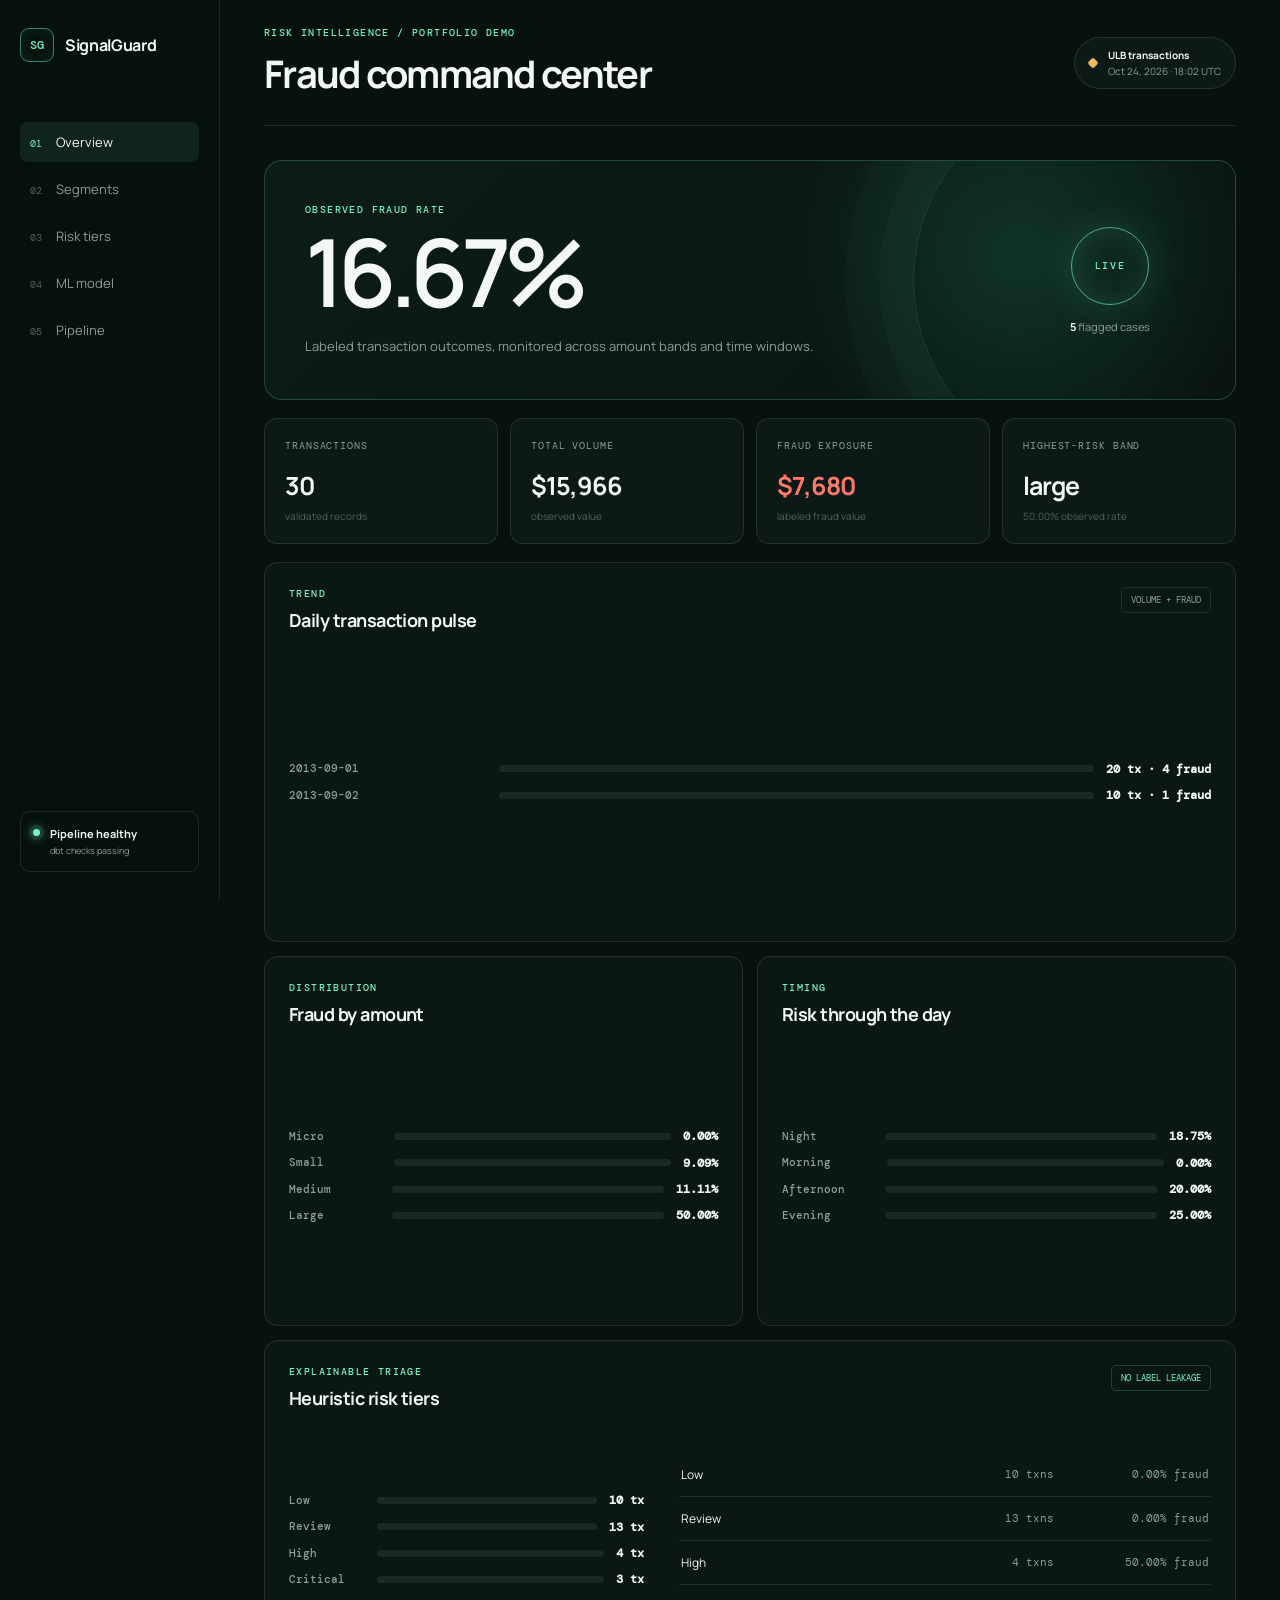
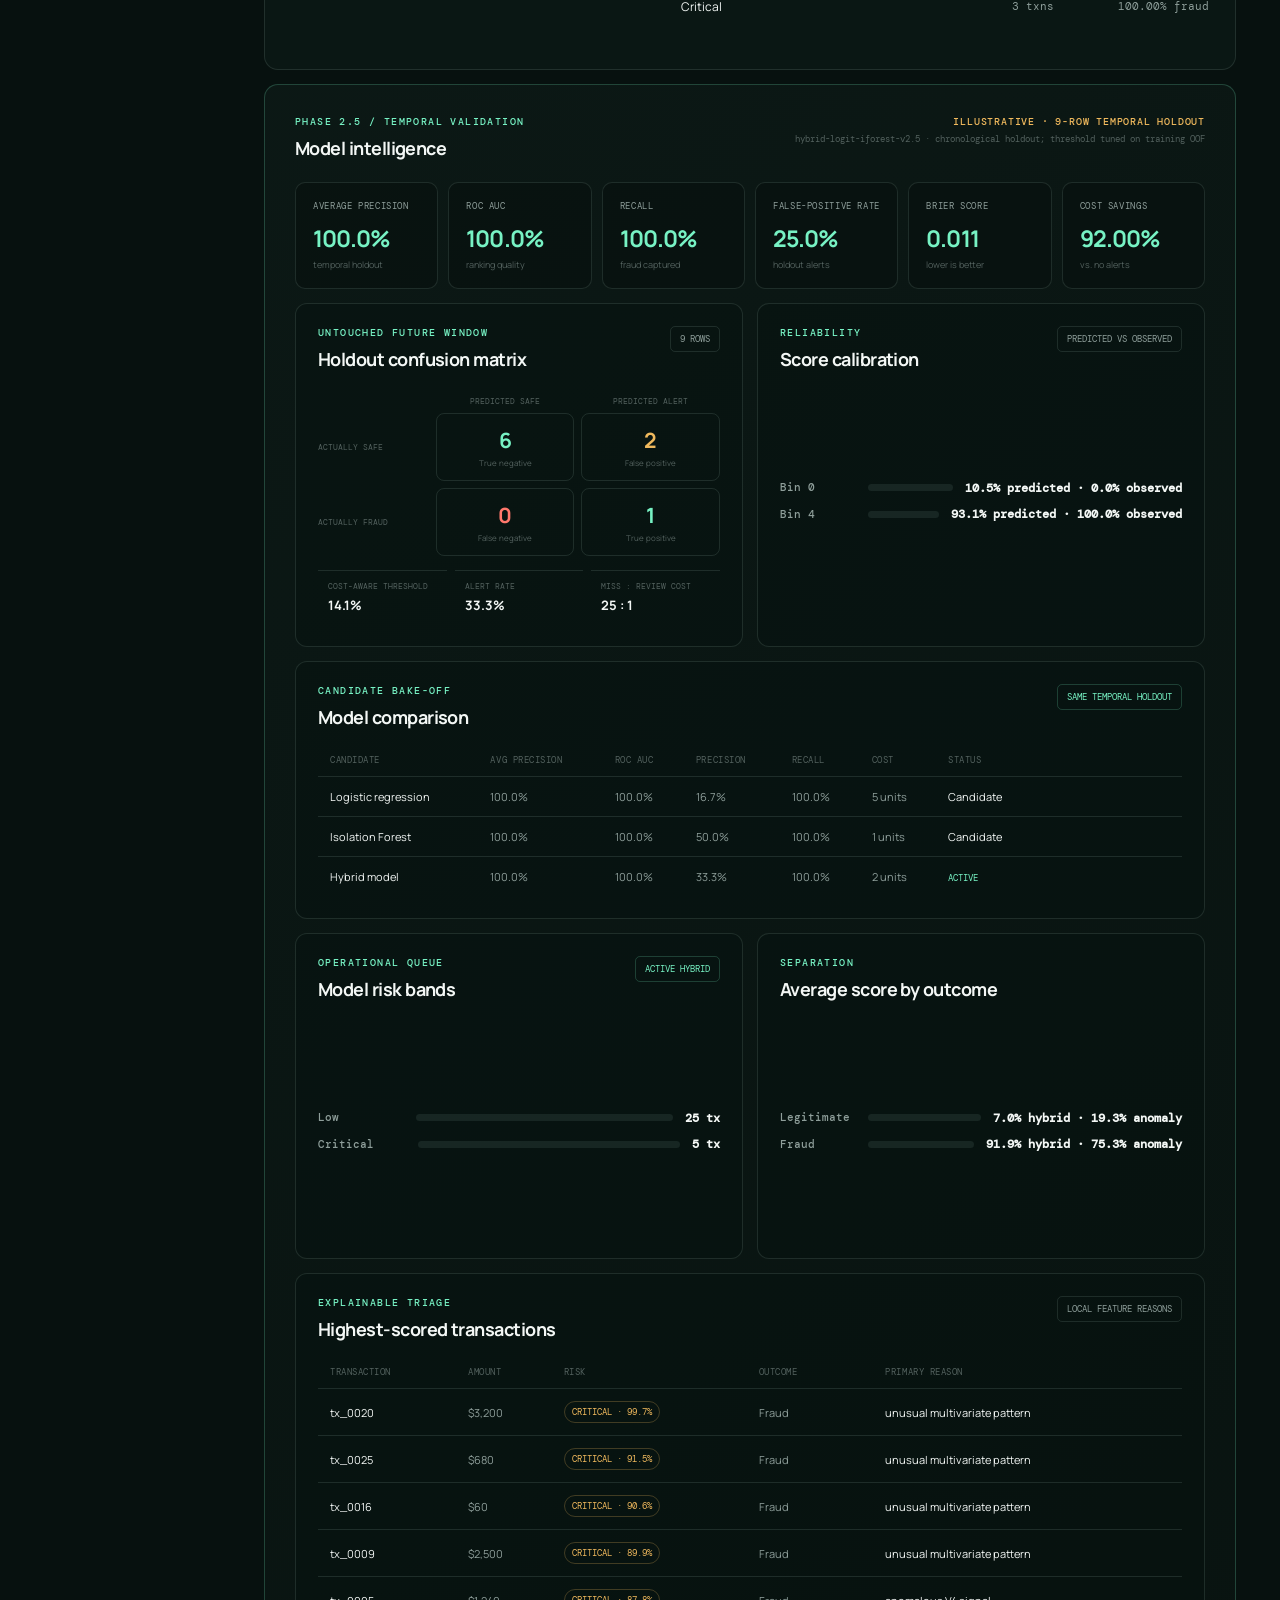
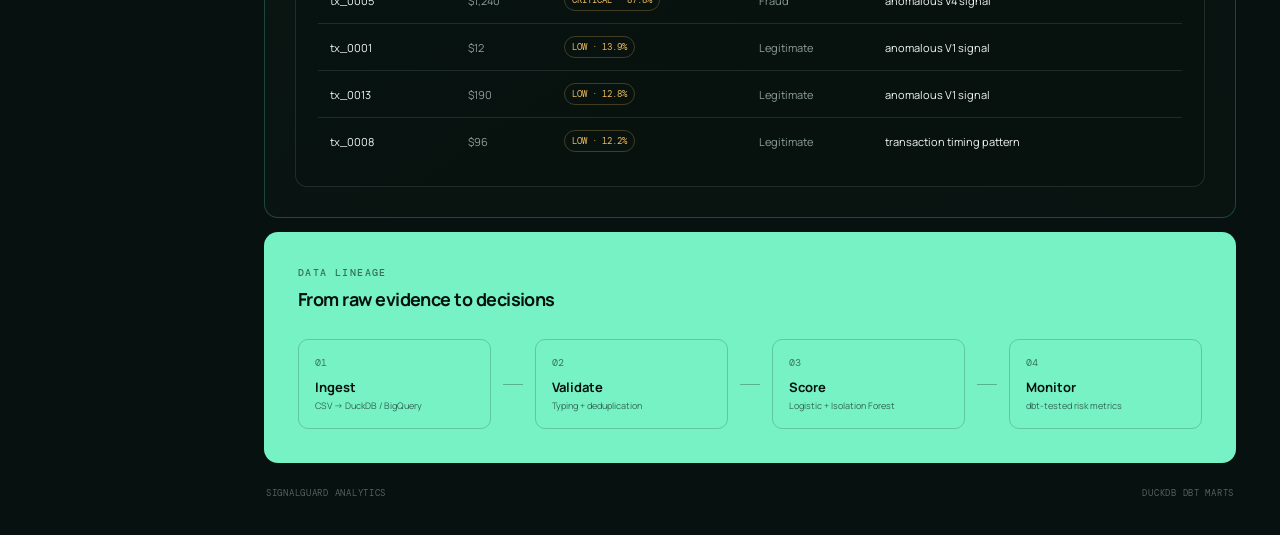
<file: dashboard/standalone.html>
<!doctype html>
<html lang="en">
  <head>
    <meta charset="utf-8" />
    <meta name="viewport" content="width=device-width, initial-scale=1" />
    <meta name="description" content="Interactive credit-card fraud analytics dashboard" />
    <title>SignalGuard · Fraud Analytics</title>
    <link rel="preconnect" href="https://fonts.googleapis.com" />
    <link rel="preconnect" href="https://fonts.gstatic.com" crossorigin />
    <link href="https://fonts.googleapis.com/css2?family=DM+Mono:wght@400;500&amp;family=Manrope:wght@400;500;600;700&amp;display=swap" rel="stylesheet" />
    <style>
:root {
  color-scheme: dark;
  --ink: #f3f7f5;
  --muted: #8e9e9a;
  --dim: #53615e;
  --base: #07110f;
  --surface: #0c1916;
  --surface-2: #10231e;
  --line: rgba(169, 202, 193, 0.14);
  --mint: #77f2c4;
  --mint-2: #2ecc9a;
  --amber: #f0b95d;
  --coral: #ff786c;
  --mono: "DM Mono", monospace;
  --sans: "Manrope", sans-serif;
}

* { box-sizing: border-box; }
html { scroll-behavior: smooth; }
body { margin: 0; background: var(--base); color: var(--ink); font-family: var(--sans); }
body::before { content: ""; position: fixed; inset: 0; pointer-events: none; opacity: .35; background-image: linear-gradient(rgba(255,255,255,.018) 1px, transparent 1px), linear-gradient(90deg, rgba(255,255,255,.018) 1px, transparent 1px); background-size: 42px 42px; mask-image: linear-gradient(to bottom, black, transparent 70%); }

.shell { min-height: 100vh; display: grid; grid-template-columns: 220px 1fr; }
.sidebar { position: sticky; top: 0; height: 100vh; padding: 28px 20px; border-right: 1px solid var(--line); background: rgba(7,17,15,.9); backdrop-filter: blur(18px); display: flex; flex-direction: column; z-index: 2; }
.brand { color: var(--ink); text-decoration: none; display: flex; align-items: center; gap: 11px; font-weight: 700; letter-spacing: -.02em; }
.brand-mark { width: 34px; height: 34px; border: 1px solid rgba(119,242,196,.5); display: grid; place-items: center; border-radius: 9px; color: var(--mint); font: 500 12px var(--mono); box-shadow: inset 0 0 18px rgba(119,242,196,.08); }
nav { display: grid; gap: 7px; margin-top: 60px; }
.nav-link { color: var(--muted); text-decoration: none; font-size: 13px; padding: 11px 10px; border-radius: 8px; transition: .2s ease; }
.nav-link span { color: var(--dim); margin-right: 14px; font: 10px var(--mono); }
.nav-link:hover, .nav-link.active { background: var(--surface-2); color: var(--ink); }
.nav-link.active span { color: var(--mint); }
.sidebar-status { margin-top: auto; padding: 14px 12px; border: 1px solid var(--line); border-radius: 10px; display: flex; gap: 10px; align-items: flex-start; }
.sidebar-status strong, .sidebar-status small { display: block; }
.sidebar-status strong { font-size: 11px; }
.sidebar-status small { color: var(--muted); font-size: 9px; margin-top: 3px; }
.pulse { width: 7px; height: 7px; margin-top: 3px; border-radius: 50%; background: var(--mint); box-shadow: 0 0 0 4px rgba(119,242,196,.1), 0 0 12px var(--mint); }

main { min-width: 0; padding: 0 44px 36px; max-width: 1500px; width: 100%; margin: auto; }
.topbar { min-height: 126px; display: flex; align-items: center; justify-content: space-between; border-bottom: 1px solid var(--line); }
.eyebrow, .section-label { margin: 0 0 8px; color: var(--mint); font: 500 10px var(--mono); letter-spacing: .14em; text-transform: uppercase; }
h1, h2, p { margin-top: 0; }
h1 { margin-bottom: 0; font-size: clamp(24px, 3vw, 38px); letter-spacing: -.045em; }
h2 { margin-bottom: 0; font-size: 18px; letter-spacing: -.03em; }
.dataset-pill { display: flex; align-items: center; gap: 11px; padding: 10px 14px; border: 1px solid var(--line); border-radius: 999px; background: var(--surface); }
.dataset-pill > span { width: 8px; height: 8px; border-radius: 2px; background: var(--amber); transform: rotate(45deg); }
.dataset-pill strong, .dataset-pill small { display: block; font-size: 10px; }
.dataset-pill small { color: var(--muted); margin-top: 2px; }

.hero { margin: 34px 0 18px; min-height: 240px; padding: 34px 40px; position: relative; overflow: hidden; border: 1px solid rgba(119,242,196,.22); border-radius: 18px; background: radial-gradient(circle at 78% 40%, rgba(46,204,154,.16), transparent 30%), linear-gradient(135deg, #0c1c18, #091411); display: flex; align-items: center; justify-content: space-between; }
.hero::after { content: ""; position: absolute; width: 380px; height: 380px; right: -60px; border: 1px solid rgba(119,242,196,.12); border-radius: 50%; box-shadow: 0 0 0 34px rgba(119,242,196,.025), 0 0 0 68px rgba(119,242,196,.018); }
.hero-number { font-size: clamp(54px, 8vw, 94px); line-height: 1; font-weight: 600; letter-spacing: -.07em; }
.hero-copy { margin: 18px 0 0; max-width: 510px; color: var(--muted); font-size: 13px; line-height: 1.65; }
.hero-signal { position: relative; z-index: 1; text-align: center; padding-right: 45px; }
.orb { width: 78px; height: 78px; margin: auto; border-radius: 50%; border: 1px solid rgba(119,242,196,.65); display: grid; place-items: center; box-shadow: 0 0 42px rgba(119,242,196,.14), inset 0 0 30px rgba(119,242,196,.12); }
.orb span { color: var(--mint); font: 500 10px var(--mono); letter-spacing: .17em; }
.hero-signal p { margin: 14px 0 0; color: var(--muted); font-size: 11px; }
.hero-signal strong { color: var(--ink); }

.kpi-grid { display: grid; grid-template-columns: repeat(4, 1fr); gap: 12px; margin: 18px 0; }
.kpi { padding: 20px; border: 1px solid var(--line); border-radius: 13px; background: var(--surface); }
.kpi p { margin-bottom: 16px; color: var(--muted); font: 10px var(--mono); text-transform: uppercase; letter-spacing: .09em; }
.kpi strong { display: block; font-size: 25px; letter-spacing: -.04em; overflow: hidden; text-overflow: ellipsis; }
.kpi small { display: block; color: var(--dim); font-size: 10px; margin-top: 6px; }
.kpi.danger strong { color: var(--coral); }

.chart-grid { display: grid; grid-template-columns: 1fr 1fr; gap: 14px; }
.panel { min-width: 0; min-height: 330px; padding: 24px; border: 1px solid var(--line); border-radius: 14px; background: rgba(12,25,22,.88); }
.panel.wide { grid-column: 1 / -1; min-height: 380px; }
.panel-heading { display: flex; align-items: flex-start; justify-content: space-between; gap: 16px; margin-bottom: 25px; }
.tag { border: 1px solid var(--line); color: var(--muted); padding: 6px 9px; border-radius: 5px; font: 9px var(--mono); text-transform: uppercase; }
.tag.accent { color: var(--mint); border-color: rgba(119,242,196,.2); }
.chart-wrap { position: relative; height: 250px; }
.chart-wrap.compact { height: 210px; }

.risk-panel { margin-top: 14px; }
.risk-layout { display: grid; grid-template-columns: .8fr 1.2fr; gap: 35px; align-items: center; }
.risk-table { display: grid; }
.risk-row { display: grid; grid-template-columns: 1.2fr .8fr .8fr; align-items: center; gap: 10px; padding: 13px 2px; border-bottom: 1px solid var(--line); font-size: 12px; }
.risk-row:last-child { border-bottom: 0; }
.risk-name { display: flex; align-items: center; gap: 9px; text-transform: capitalize; }
.risk-dot { width: 7px; height: 7px; border-radius: 50%; }
.risk-value { color: var(--muted); text-align: right; font: 11px var(--mono); }

.model-section { margin-top: 14px; padding: 30px; border: 1px solid rgba(119,242,196,.22); border-radius: 14px; background: linear-gradient(145deg, rgba(12,25,22,.96), rgba(9,20,17,.96)); }
.model-heading { display: flex; justify-content: space-between; align-items: flex-start; gap: 20px; margin-bottom: 22px; }
.model-note { text-align: right; }
.model-note span, .model-note small { display: block; }
.model-note span { color: var(--amber); font: 500 10px var(--mono); text-transform: uppercase; letter-spacing: .08em; }
.model-note small { margin-top: 5px; color: var(--dim); font: 9px var(--mono); }
.model-kpis { display: grid; grid-template-columns: repeat(4, 1fr); gap: 10px; margin-bottom: 14px; }
.model-kpis.expanded { grid-template-columns: repeat(6, 1fr); }
.model-kpis article { padding: 17px; border: 1px solid var(--line); border-radius: 10px; background: rgba(7,17,15,.58); }
.model-kpis p { margin-bottom: 10px; color: var(--muted); font: 9px var(--mono); text-transform: uppercase; letter-spacing: .07em; }
.model-kpis strong { display: block; color: var(--mint); font-size: 23px; letter-spacing: -.04em; }
.model-kpis small { display: block; margin-top: 4px; color: var(--dim); font-size: 9px; }
.model-grid, .validation-grid { display: grid; grid-template-columns: 1fr 1fr; gap: 14px; }
.model-grid { margin-top: 14px; }
.model-card, .alert-card { min-width: 0; padding: 22px; border: 1px solid var(--line); border-radius: 12px; background: rgba(7,17,15,.42); }
.alert-card { margin-top: 14px; }
.confusion-matrix { display: grid; grid-template-columns: .8fr 1fr 1fr; gap: 7px; align-items: stretch; }
.matrix-label { display: grid; place-items: center; color: var(--dim); font: 8px var(--mono); text-align: center; text-transform: uppercase; }
.matrix-label.row-label { justify-items: start; text-align: left; }
.matrix-cell { min-height: 68px; padding: 12px; border: 1px solid var(--line); border-radius: 8px; display: grid; place-items: center; align-content: center; }
.matrix-cell strong { font-size: 21px; }
.matrix-cell small { margin-top: 3px; color: var(--dim); font-size: 8px; }
.matrix-cell.good strong { color: var(--mint); }
.matrix-cell.warn strong { color: var(--amber); }
.matrix-cell.danger strong { color: var(--coral); }
.threshold-strip { display: grid; grid-template-columns: repeat(3, 1fr); gap: 8px; margin-top: 14px; }
.threshold-strip div { padding: 10px; border-top: 1px solid var(--line); }
.threshold-strip small, .threshold-strip strong { display: block; }
.threshold-strip small { color: var(--dim); font: 8px var(--mono); text-transform: uppercase; }
.threshold-strip strong { margin-top: 5px; font-size: 13px; }
.alert-table-wrap { overflow-x: auto; }
.alert-table { width: 100%; border-collapse: collapse; font-size: 11px; }
.alert-table th { padding: 0 12px 10px; color: var(--dim); font: 9px var(--mono); text-align: left; text-transform: uppercase; letter-spacing: .06em; }
.alert-table td { padding: 12px; border-top: 1px solid var(--line); color: var(--muted); white-space: nowrap; }
.alert-table td:first-child, .alert-table td:last-child { color: var(--ink); }
.alert-table td:last-child { white-space: normal; min-width: 190px; }
.risk-badge { display: inline-block; min-width: 62px; padding: 4px 7px; border: 1px solid rgba(240,185,93,.25); border-radius: 999px; color: var(--amber); font: 9px var(--mono); text-align: center; text-transform: uppercase; }
.outcome-fraud { color: var(--coral); }
.active-badge { color: var(--mint); font: 9px var(--mono); text-transform: uppercase; }

.pipeline { margin-top: 14px; padding: 34px; border-radius: 14px; background: var(--mint); color: #06110e; }
.pipeline .section-label { color: rgba(6,17,14,.58); }
.pipeline-flow { display: grid; grid-template-columns: 1fr 20px 1fr 20px 1fr 20px 1fr; gap: 12px; align-items: center; margin-top: 28px; }
.pipeline-flow div { padding: 16px; border: 1px solid rgba(6,17,14,.19); border-radius: 10px; }
.pipeline-flow span { display: block; font: 10px var(--mono); opacity: .54; }
.pipeline-flow strong, .pipeline-flow small { display: block; }
.pipeline-flow strong { margin-top: 9px; font-size: 13px; }
.pipeline-flow small { margin-top: 3px; opacity: .62; font-size: 9px; }
.pipeline-flow i { height: 1px; background: rgba(6,17,14,.28); }

footer { display: flex; justify-content: space-between; padding: 24px 2px 0; color: var(--dim); font: 9px var(--mono); text-transform: uppercase; letter-spacing: .08em; }

@media (max-width: 980px) {
  .shell { grid-template-columns: 1fr; }
  .sidebar { position: static; width: 100%; height: auto; flex-direction: row; align-items: center; }
  .sidebar nav { margin: 0 0 0 auto; display: flex; }
  .sidebar-status { display: none; }
  main { padding: 0 22px 30px; }
  .risk-layout { grid-template-columns: 1fr; }
  .model-grid, .validation-grid { grid-template-columns: 1fr; }
  .model-kpis.expanded { grid-template-columns: repeat(3, 1fr); }
  .pipeline-flow { grid-template-columns: 1fr 1fr; }
  .pipeline-flow i { display: none; }
}

@media (max-width: 700px) {
  .sidebar { padding: 18px; }
  .sidebar nav { display: none; }
  .topbar { min-height: 108px; }
  .dataset-pill { display: none; }
  .hero { padding: 28px; min-height: 300px; align-items: flex-start; }
  .hero-signal { align-self: flex-end; padding: 0; }
  .kpi-grid, .chart-grid, .model-kpis, .model-kpis.expanded { grid-template-columns: 1fr; }
  .panel.wide { grid-column: auto; }
  .pipeline-flow { grid-template-columns: 1fr; }
}


.snapshot-list { display: grid; gap: 12px; height: 100%; align-content: center; }
.snapshot-row { display: grid; grid-template-columns: minmax(76px, 1fr) 3fr auto; gap: 12px; align-items: center; }
.snapshot-row > span:first-child { color: var(--muted); text-transform: capitalize; font: 500 11px/1.2 "DM Mono", monospace; }
.snapshot-row strong { color: var(--text); font: 600 12px/1.2 "DM Mono", monospace; white-space: nowrap; }
.snapshot-track { height: 7px; overflow: hidden; border-radius: 999px; background: rgba(169, 202, 193, .1); }
.snapshot-fill { height: 100%; min-width: 2px; border-radius: inherit; background: linear-gradient(90deg, var(--mint), var(--green)); }

</style>
  </head>
  <body>
    <div class="shell">
      <aside class="sidebar">
        <a class="brand" href="#overview" aria-label="SignalGuard home">
          <span class="brand-mark" aria-hidden="true">SG</span>
          <span>SignalGuard</span>
        </a>
        <nav aria-label="Primary">
          <a class="nav-link active" href="#overview"><span>01</span>Overview</a>
          <a class="nav-link" href="#segments"><span>02</span>Segments</a>
          <a class="nav-link" href="#risk"><span>03</span>Risk tiers</a>
          <a class="nav-link" href="#model"><span>04</span>ML model</a>
          <a class="nav-link" href="#pipeline"><span>05</span>Pipeline</a>
        </nav>
        <div class="sidebar-status">
          <span class="pulse"></span>
          <div><strong>Pipeline healthy</strong><small>dbt checks passing</small></div>
        </div>
      </aside>

      <main>
        <header class="topbar" id="overview">
          <div>
            <p class="eyebrow">Risk intelligence / portfolio demo</p>
            <h1>Fraud command center</h1>
          </div>
          <div class="dataset-pill"><span></span><div><strong>ULB transactions</strong><small id="freshness">Oct 24, 2026 · 18:02 UTC</small></div></div>
        </header>

        <section class="hero">
          <div>
            <p class="section-label">Observed fraud rate</p>
            <div class="hero-number" id="fraud-rate">16.67%</div>
            <p class="hero-copy">Labeled transaction outcomes, monitored across amount bands and time windows.</p>
          </div>
          <div class="hero-signal" aria-label="Risk signal visualization">
            <div class="orb"><span>LIVE</span></div>
            <p><strong id="fraud-count">5</strong> flagged cases</p>
          </div>
        </section>

        <section class="kpi-grid" aria-label="Key performance indicators">
          <article class="kpi"><p>Transactions</p><strong id="transaction-count">30</strong><small>validated records</small></article>
          <article class="kpi"><p>Total volume</p><strong id="transaction-amount">$15,966</strong><small>observed value</small></article>
          <article class="kpi danger"><p>Fraud exposure</p><strong id="fraud-amount">$7,680</strong><small>labeled fraud value</small></article>
          <article class="kpi"><p>Highest-risk band</p><strong id="highest-segment">large</strong><small id="highest-segment-rate">50.00% observed rate</small></article>
        </section>

        <section class="chart-grid" id="segments">
          <article class="panel wide">
            <div class="panel-heading"><div><p class="section-label">Trend</p><h2>Daily transaction pulse</h2></div><span class="tag">Volume + fraud</span></div>
            <div class="chart-wrap"><div class="snapshot-list"><div class="snapshot-row"><span>2013-09-01</span><div class="snapshot-track"><div class="snapshot-fill" style="width:100.0%"></div></div><strong>20 tx · 4 fraud</strong></div><div class="snapshot-row"><span>2013-09-02</span><div class="snapshot-track"><div class="snapshot-fill" style="width:50.0%"></div></div><strong>10 tx · 1 fraud</strong></div></div></div>
          </article>
          <article class="panel">
            <div class="panel-heading"><div><p class="section-label">Distribution</p><h2>Fraud by amount</h2></div></div>
            <div class="chart-wrap"><div class="snapshot-list"><div class="snapshot-row"><span>micro</span><div class="snapshot-track"><div class="snapshot-fill" style="width:2.0%"></div></div><strong>0.00%</strong></div><div class="snapshot-row"><span>small</span><div class="snapshot-track"><div class="snapshot-fill" style="width:9.1%"></div></div><strong>9.09%</strong></div><div class="snapshot-row"><span>medium</span><div class="snapshot-track"><div class="snapshot-fill" style="width:11.1%"></div></div><strong>11.11%</strong></div><div class="snapshot-row"><span>large</span><div class="snapshot-track"><div class="snapshot-fill" style="width:50.0%"></div></div><strong>50.00%</strong></div></div></div>
          </article>
          <article class="panel">
            <div class="panel-heading"><div><p class="section-label">Timing</p><h2>Risk through the day</h2></div></div>
            <div class="chart-wrap"><div class="snapshot-list"><div class="snapshot-row"><span>night</span><div class="snapshot-track"><div class="snapshot-fill" style="width:18.8%"></div></div><strong>18.75%</strong></div><div class="snapshot-row"><span>morning</span><div class="snapshot-track"><div class="snapshot-fill" style="width:2.0%"></div></div><strong>0.00%</strong></div><div class="snapshot-row"><span>afternoon</span><div class="snapshot-track"><div class="snapshot-fill" style="width:20.0%"></div></div><strong>20.00%</strong></div><div class="snapshot-row"><span>evening</span><div class="snapshot-track"><div class="snapshot-fill" style="width:25.0%"></div></div><strong>25.00%</strong></div></div></div>
          </article>
        </section>

        <section class="panel risk-panel" id="risk">
          <div class="panel-heading"><div><p class="section-label">Explainable triage</p><h2>Heuristic risk tiers</h2></div><span class="tag accent">No label leakage</span></div>
          <div class="risk-layout">
            <div class="chart-wrap compact"><div class="snapshot-list"><div class="snapshot-row"><span>low</span><div class="snapshot-track"><div class="snapshot-fill" style="width:76.9%"></div></div><strong>10 tx</strong></div><div class="snapshot-row"><span>review</span><div class="snapshot-track"><div class="snapshot-fill" style="width:100.0%"></div></div><strong>13 tx</strong></div><div class="snapshot-row"><span>high</span><div class="snapshot-track"><div class="snapshot-fill" style="width:30.8%"></div></div><strong>4 tx</strong></div><div class="snapshot-row"><span>critical</span><div class="snapshot-track"><div class="snapshot-fill" style="width:23.1%"></div></div><strong>3 tx</strong></div></div></div>
            <div class="risk-table" id="risk-table"><div class="risk-row"><div class="risk-name">low</div><div class="risk-value">10 txns</div><div class="risk-value">0.00% fraud</div></div><div class="risk-row"><div class="risk-name">review</div><div class="risk-value">13 txns</div><div class="risk-value">0.00% fraud</div></div><div class="risk-row"><div class="risk-name">high</div><div class="risk-value">4 txns</div><div class="risk-value">50.00% fraud</div></div><div class="risk-row"><div class="risk-name">critical</div><div class="risk-value">3 txns</div><div class="risk-value">100.00% fraud</div></div></div>
          </div>
        </section>

        <section class="model-section" id="model">
          <div class="model-heading">
            <div><p class="section-label">Phase 2.5 / temporal validation</p><h2>Model intelligence</h2></div>
            <div class="model-note"><span id="model-scope">Illustrative · 9-row temporal holdout</span><small id="model-version">hybrid-logit-iforest-v2.5 · chronological holdout; threshold tuned on training OOF</small></div>
          </div>
          <div class="model-kpis expanded" aria-label="Model validation metrics">
            <article><p>Average precision</p><strong id="average-precision">100.0%</strong><small>temporal holdout</small></article>
            <article><p>ROC AUC</p><strong id="roc-auc">100.0%</strong><small>ranking quality</small></article>
            <article><p>Recall</p><strong id="model-recall">100.0%</strong><small>fraud captured</small></article>
            <article><p>False-positive rate</p><strong id="false-positive-rate">25.0%</strong><small>holdout alerts</small></article>
            <article><p>Brier score</p><strong id="brier-score">0.011</strong><small>lower is better</small></article>
            <article><p>Cost savings</p><strong id="cost-savings">92.00%</strong><small>vs. no alerts</small></article>
          </div>
          <div class="validation-grid">
            <article class="model-card">
              <div class="panel-heading"><div><p class="section-label">Untouched future window</p><h2>Holdout confusion matrix</h2></div><span class="tag" id="holdout-size">9 rows</span></div>
              <div class="confusion-matrix" aria-label="Confusion matrix">
                <div class="matrix-label"></div><div class="matrix-label">Predicted safe</div><div class="matrix-label">Predicted alert</div>
                <div class="matrix-label row-label">Actually safe</div><div class="matrix-cell good"><strong id="true-negative">6</strong><small>True negative</small></div><div class="matrix-cell warn"><strong id="false-positive">2</strong><small>False positive</small></div>
                <div class="matrix-label row-label">Actually fraud</div><div class="matrix-cell danger"><strong id="false-negative">0</strong><small>False negative</small></div><div class="matrix-cell good"><strong id="true-positive">1</strong><small>True positive</small></div>
              </div>
              <div class="threshold-strip"><div><small>Cost-aware threshold</small><strong id="decision-threshold">14.1%</strong></div><div><small>Alert rate</small><strong id="alert-rate">33.3%</strong></div><div><small>Miss : review cost</small><strong id="cost-ratio">25 : 1</strong></div></div>
            </article>
            <article class="model-card">
              <div class="panel-heading"><div><p class="section-label">Reliability</p><h2>Score calibration</h2></div><span class="tag">Predicted vs observed</span></div>
              <div class="chart-wrap compact"><div class="snapshot-list"><div class="snapshot-row"><span>bin 0</span><div class="snapshot-track"><div class="snapshot-fill" style="width:2.0%"></div></div><strong>10.5% predicted · 0.0% observed</strong></div><div class="snapshot-row"><span>bin 4</span><div class="snapshot-track"><div class="snapshot-fill" style="width:100.0%"></div></div><strong>93.1% predicted · 100.0% observed</strong></div></div></div>
            </article>
          </div>
          <article class="alert-card comparison-card">
            <div class="panel-heading"><div><p class="section-label">Candidate bake-off</p><h2>Model comparison</h2></div><span class="tag accent">Same temporal holdout</span></div>
            <div class="alert-table-wrap">
              <table class="alert-table comparison-table">
                <thead><tr><th>Candidate</th><th>Avg precision</th><th>ROC AUC</th><th>Precision</th><th>Recall</th><th>Cost</th><th>Status</th></tr></thead>
                <tbody id="comparison-table"><tr><td>Logistic regression</td><td>100.0%</td><td>100.0%</td><td>16.7%</td><td>100.0%</td><td>5 units</td><td><span class="">Candidate</span></td></tr><tr><td>Isolation Forest</td><td>100.0%</td><td>100.0%</td><td>50.0%</td><td>100.0%</td><td>1 units</td><td><span class="">Candidate</span></td></tr><tr><td>Hybrid model</td><td>100.0%</td><td>100.0%</td><td>33.3%</td><td>100.0%</td><td>2 units</td><td><span class="active-badge">Active</span></td></tr></tbody>
              </table>
            </div>
          </article>
          <div class="model-grid">
            <article class="model-card">
              <div class="panel-heading"><div><p class="section-label">Operational queue</p><h2>Model risk bands</h2></div><span class="tag accent">Active hybrid</span></div>
              <div class="chart-wrap compact"><div class="snapshot-list"><div class="snapshot-row"><span>low</span><div class="snapshot-track"><div class="snapshot-fill" style="width:100.0%"></div></div><strong>25 tx</strong></div><div class="snapshot-row"><span>critical</span><div class="snapshot-track"><div class="snapshot-fill" style="width:20.0%"></div></div><strong>5 tx</strong></div></div></div>
            </article>
            <article class="model-card">
              <div class="panel-heading"><div><p class="section-label">Separation</p><h2>Average score by outcome</h2></div></div>
              <div class="chart-wrap compact"><div class="snapshot-list"><div class="snapshot-row"><span>Legitimate</span><div class="snapshot-track"><div class="snapshot-fill" style="width:7.0%"></div></div><strong>7.0% hybrid · 19.3% anomaly</strong></div><div class="snapshot-row"><span>Fraud</span><div class="snapshot-track"><div class="snapshot-fill" style="width:91.9%"></div></div><strong>91.9% hybrid · 75.3% anomaly</strong></div></div></div>
            </article>
          </div>
          <article class="alert-card">
            <div class="panel-heading"><div><p class="section-label">Explainable triage</p><h2>Highest-scored transactions</h2></div><span class="tag">Local feature reasons</span></div>
            <div class="alert-table-wrap">
              <table class="alert-table">
                <thead><tr><th>Transaction</th><th>Amount</th><th>Risk</th><th>Outcome</th><th>Primary reason</th></tr></thead>
                <tbody id="alert-table"><tr><td>tx_0020</td><td>$3,200</td><td><span class="risk-badge">critical · 99.7%</span></td><td class="outcome-fraud">Fraud</td><td>unusual multivariate pattern</td></tr><tr><td>tx_0025</td><td>$680</td><td><span class="risk-badge">critical · 91.5%</span></td><td class="outcome-fraud">Fraud</td><td>unusual multivariate pattern</td></tr><tr><td>tx_0016</td><td>$60</td><td><span class="risk-badge">critical · 90.6%</span></td><td class="outcome-fraud">Fraud</td><td>unusual multivariate pattern</td></tr><tr><td>tx_0009</td><td>$2,500</td><td><span class="risk-badge">critical · 89.9%</span></td><td class="outcome-fraud">Fraud</td><td>unusual multivariate pattern</td></tr><tr><td>tx_0005</td><td>$1,240</td><td><span class="risk-badge">critical · 87.8%</span></td><td class="outcome-fraud">Fraud</td><td>anomalous V4 signal</td></tr><tr><td>tx_0001</td><td>$12</td><td><span class="risk-badge">low · 13.9%</span></td><td class="">Legitimate</td><td>anomalous V1 signal</td></tr><tr><td>tx_0013</td><td>$190</td><td><span class="risk-badge">low · 12.8%</span></td><td class="">Legitimate</td><td>anomalous V1 signal</td></tr><tr><td>tx_0008</td><td>$96</td><td><span class="risk-badge">low · 12.2%</span></td><td class="">Legitimate</td><td>transaction timing pattern</td></tr></tbody>
              </table>
            </div>
          </article>
        </section>

        <section class="pipeline" id="pipeline">
          <div><p class="section-label">Data lineage</p><h2>From raw evidence to decisions</h2></div>
          <div class="pipeline-flow" aria-label="Pipeline stages">
            <div><span>01</span><strong>Ingest</strong><small>CSV → DuckDB / BigQuery</small></div><i></i>
            <div><span>02</span><strong>Validate</strong><small>Typing + deduplication</small></div><i></i>
            <div><span>03</span><strong>Score</strong><small>Logistic + Isolation Forest</small></div><i></i>
            <div><span>04</span><strong>Monitor</strong><small>dbt-tested risk metrics</small></div>
          </div>
        </section>

        <footer><span>SignalGuard analytics</span><span id="data-source">DuckDB dbt marts</span></footer>
      </main>
    </div>
  </body>
</html>
</file>
